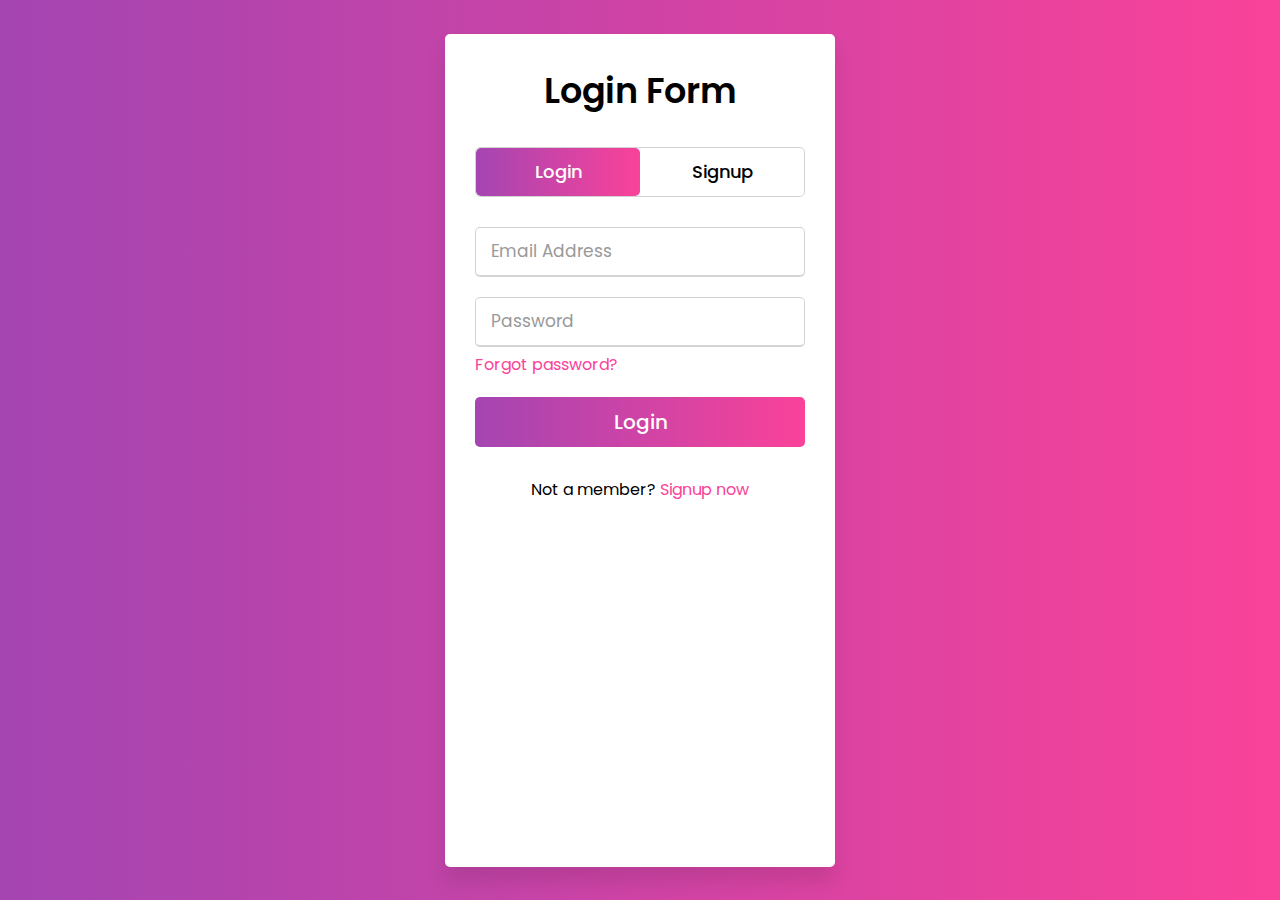
<file: register.html>
<!DOCTYPE html>
<html lang="en">
<head>
  <meta charset="UTF-8">
  <meta http-equiv="X-UA-Compatible" content="IE=edge">
  <meta name="viewport" content="width=device-width, initial-scale=1.0">
  <link rel="stylesheet" href="css/reg.css">
  <title>Document</title>
</head>
<body>
  <div class="wrapper">
    <div class="title-text">
      <div class="title login">
        Login Form
      </div>
      <div class="title signup">
        Signup Form
      </div>
    </div>
    <div class="form-container">
      <div class="slide-controls">
        <input type="radio" name="slide" id="login" checked>
        <input type="radio" name="slide" id="signup">
        <label for="login" class="slide login">Login</label>
        <label for="signup" class="slide signup">Signup</label>
        <div class="slider-tab"></div>
      </div>
      <div class="form-inner">
        <form action="#" class="login">
          <div class="field">
            <input type="text" placeholder="Email Address" required>
          </div>
          <div class="field">
            <input type="password" placeholder="Password" required maxlength="10">
          </div>
          <div class="pass-link">
            <a href="#">Forgot password?</a>
          </div>
          <div class="field btn">
            <div class="btn-layer"></div>
            <input type="submit" value="Login">
          </div>
          <div class="signup-link">
            Not a member? <a href="">Signup now</a>
          </div>
        </form>



        <form action="#" class="signup">
          <div class="field">
            <input type="text" placeholder="Enter first Name" required maxlength="10">
          </div>
          <div class="field">
            <input type="text" placeholder="Enter Last Name" required maxlength="20">
          </div>
          
          <div class="field">
            <label class="label">Date of birthday</label>
          <div class="input-field-icon">


<input type="date" id="start" name="trip-start"
       value="2018-07-22"
       min="2018-01-01" max="2022-12-31">
       

        </div>
      </div>

      <div class="field">
        <input type="text" placeholder="Enter Phone Number" required maxlength="20">
      </div>
      
      <div class="field">
            <input type="text" placeholder="Email Address" required maxlength="20">
          </div>
          <div class="field">
            <input type="text" placeholder="Email Address" required maxlength="20">
          </div>
          <div class="field">
            <input type="password" placeholder="Password" required maxlength="6">
          </div>
          <div class="field">
            <input type="password" placeholder="Confirm password" required maxlength="10">
          </div>
          <div class="field btn">
            <div class="btn-layer"></div>
            <input type="submit" value="Signup">
          </div>
        </form>
      </div>
    </div>
  </div>
  <script src="js/reg.js"></script>
</body>
</html>
</file>
<file: css/reg.css>
@import url('https://fonts.googleapis.com/css?family=Poppins:400,500,600,700&display=swap');
*{
  margin: 0;
  padding: 0;
  box-sizing: border-box;
  font-family: 'Poppins', sans-serif;
}
html,body{
  display: grid;
  height: 100%;
  width: 100%;
  place-items: center;
  background: -webkit-linear-gradient(left, #a445b2, #fa4299);
}
::selection{
  background: #fa4299;
  color: #fff;
}
.wrapper{
  overflow: hidden;
  max-width: 390px;
  background: #fff;
  padding: 30px;
  border-radius: 5px;
  box-shadow: 0px 15px 20px rgba(0,0,0,0.1);
}
.wrapper .title-text{
  display: flex;
  width: 200%;
}
.wrapper .title{
  width: 50%;
  font-size: 35px;
  font-weight: 600;
  text-align: center;
  transition: all 0.6s cubic-bezier(0.68,-0.55,0.265,1.55);
}
.wrapper .slide-controls{
  position: relative;
  display: flex;
  height: 50px;
  width: 100%;
  overflow: hidden;
  margin: 30px 0 10px 0;
  justify-content: space-between;
  border: 1px solid lightgrey;
  border-radius: 5px;
}
.slide-controls .slide{
  height: 100%;
  width: 100%;
  color: #fff;
  font-size: 18px;
  font-weight: 500;
  text-align: center;
  line-height: 48px;
  cursor: pointer;
  z-index: 1;
  transition: all 0.6s ease;
}
.slide-controls label.signup{
  color: #000;
}
.slide-controls .slider-tab{
  position: absolute;
  height: 100%;
  width: 50%;
  left: 0;
  z-index: 0;
  border-radius: 5px;
  background: -webkit-linear-gradient(left, #a445b2, #fa4299);
  transition: all 0.6s cubic-bezier(0.68,-0.55,0.265,1.55);
}
input[type="radio"]{
  display: none;
}
#signup:checked ~ .slider-tab{
  left: 50%;
}
#signup:checked ~ label.signup{
  color: #fff;
  cursor: default;
  user-select: none;
}
#signup:checked ~ label.login{
  color: #000;
}
#login:checked ~ label.signup{
  color: #000;
}
#login:checked ~ label.login{
  cursor: default;
  user-select: none;
}
.wrapper .form-container{
  width: 100%;
  overflow: hidden;
}
.form-container .form-inner{
  display: flex;
  width: 200%;
}
.form-container .form-inner form{
  width: 50%;
  transition: all 0.6s cubic-bezier(0.68,-0.55,0.265,1.55);
}
.form-inner form .field{
  height: 50px;
  width: 100%;
  margin-top: 20px;
}
.form-inner form .field input{
  height: 100%;
  width: 100%;
  outline: none;
  padding-left: 15px;
  border-radius: 5px;
  border: 1px solid lightgrey;
  border-bottom-width: 2px;
  font-size: 17px;
  transition: all 0.3s ease;
}
.form-inner form .field input:focus{
  border-color: #fc83bb;
  /* box-shadow: inset 0 0 3px #fb6aae; */
}
.form-inner form .field input::placeholder{
  color: #999;
  transition: all 0.3s ease;
}
form .field input:focus::placeholder{
  color: #b3b3b3;
}
.form-inner form .pass-link{
  margin-top: 5px;
}
.form-inner form .signup-link{
  text-align: center;
  margin-top: 30px;
}
.form-inner form .pass-link a,
.form-inner form .signup-link a{
  color: #fa4299;
  text-decoration: none;
}
.form-inner form .pass-link a:hover,
.form-inner form .signup-link a:hover{
  text-decoration: underline;
}
form .btn{
  height: 50px;
  width: 100%;
  border-radius: 5px;
  position: relative;
  overflow: hidden;
}
form .btn .btn-layer{
  height: 100%;
  width: 300%;
  position: absolute;
  left: -100%;
  background: -webkit-linear-gradient(right, #a445b2, #fa4299, #a445b2, #fa4299);
  border-radius: 5px;
  transition: all 0.4s ease;;
}
form .btn:hover .btn-layer{
  left: 0;
}
form .btn input[type="submit"]{
  height: 100%;
  width: 100%;
  z-index: 1;
  position: relative;
  background: none;
  border: none;
  color: #fff;
  padding-left: 0;
  border-radius: 5px;
  font-size: 20px;
  font-weight: 500;
  cursor: pointer;
}
</file>
